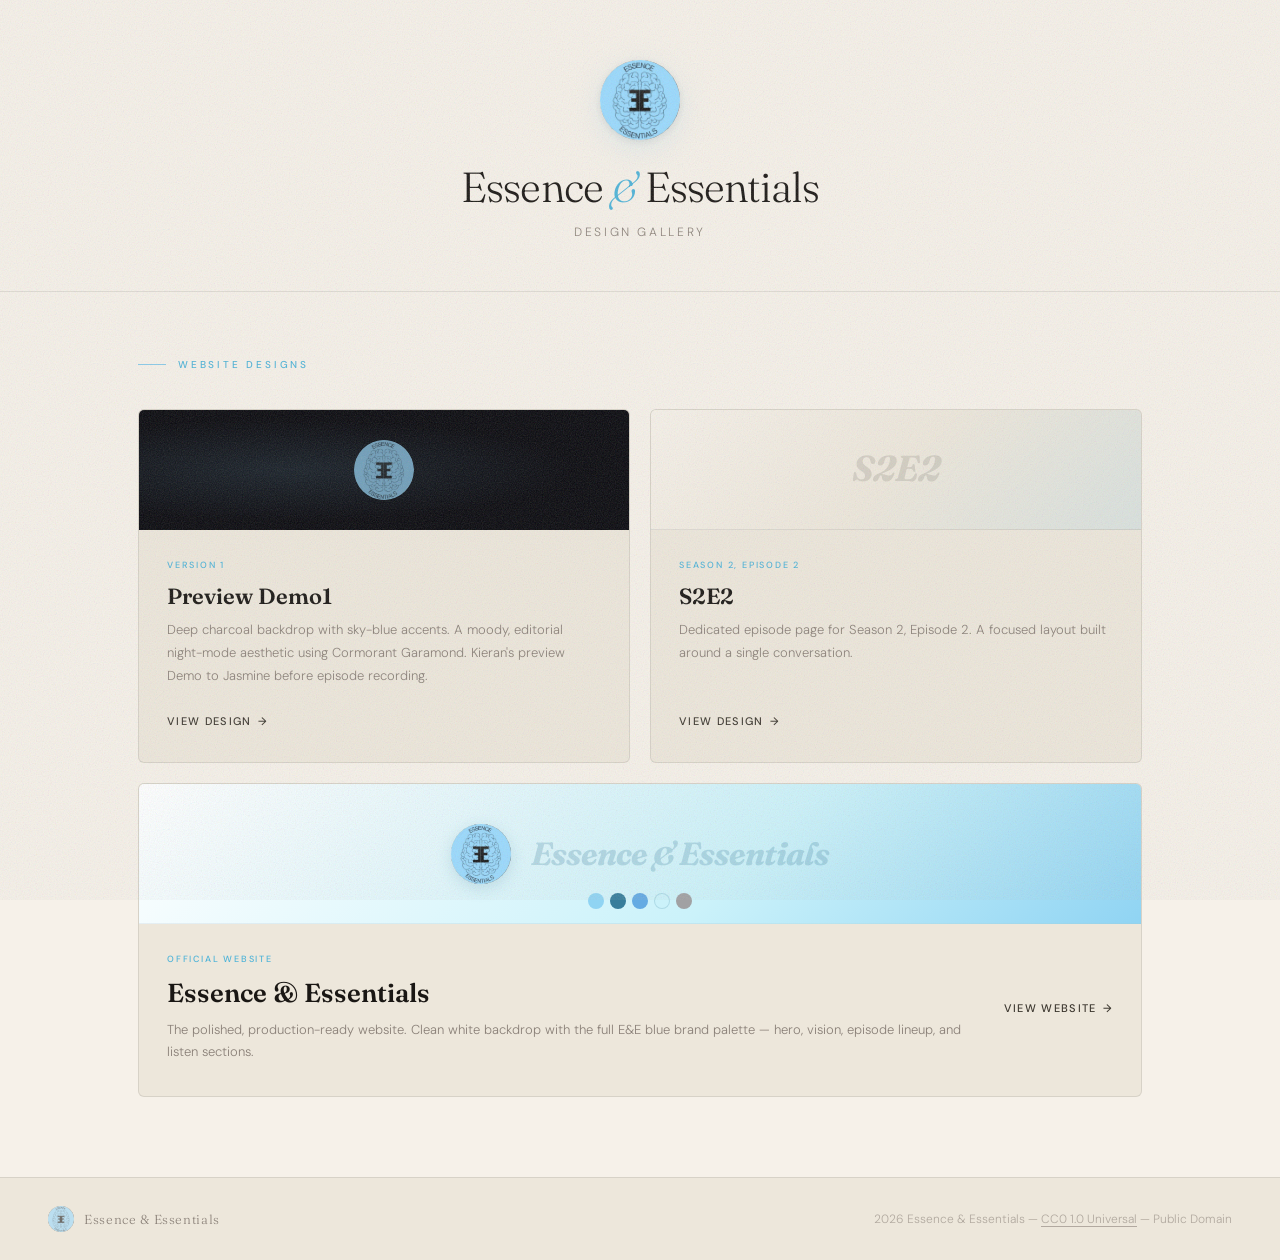
<file: index.html>
<!DOCTYPE html>
<html lang="en">
<head>
  <meta charset="UTF-8" />
  <meta name="viewport" content="width=device-width, initial-scale=1.0" />
  <title>Essence &amp; Essentials — Design Gallery</title>
  <link rel="preconnect" href="https://fonts.googleapis.com" />
  <link href="https://fonts.googleapis.com/css2?family=Fraunces:ital,opsz,wght@0,9..144,300;0,9..144,400;0,9..144,600;1,9..144,300&family=DM+Sans:opsz,wght@9..40,300;9..40,400;9..40,500&display=swap" rel="stylesheet" />
  <style>
    :root {
      --cream:     #F6F1E9;
      --parchment: #EDE7DB;
      --ink:       #1A1714;
      --ink-mid:   #3D3830;
      --sky:       #89C9E8;
      --sky-mid:   #4EB3D8;
      --sky-pale:  rgba(137,201,232,0.12);
      --muted:     #8A8078;
      --border:    rgba(26,23,20,0.1);
    }

    *, *::before, *::after { box-sizing: border-box; margin: 0; padding: 0; }
    html { scroll-behavior: smooth; }

    body {
      background: var(--cream);
      color: var(--ink);
      font-family: 'DM Sans', sans-serif;
      font-weight: 300;
      line-height: 1.7;
      min-height: 100vh;
      display: flex;
      flex-direction: column;
    }

    /* Grain */
    body::after {
      content: '';
      position: fixed;
      inset: 0;
      pointer-events: none;
      z-index: 9999;
      opacity: 0.18;
      background-image: url("data:image/svg+xml,%3Csvg xmlns='http://www.w3.org/2000/svg' width='300' height='300'%3E%3Cfilter id='n'%3E%3CfeTurbulence type='fractalNoise' baseFrequency='0.85' numOctaves='4' stitchTiles='stitch'/%3E%3C/filter%3E%3Crect width='300' height='300' filter='url(%23n)' opacity='1'/%3E%3C/svg%3E");
    }

    @keyframes fadeUp {
      from { opacity: 0; transform: translateY(20px); }
      to   { opacity: 1; transform: translateY(0); }
    }
    .anim { animation: fadeUp 0.8s cubic-bezier(0.22,1,0.36,1) both; }
    .d1   { animation-delay: 0.1s; }
    .d2   { animation-delay: 0.2s; }
    .d3   { animation-delay: 0.28s; }
    .d4   { animation-delay: 0.38s; }
    .d5   { animation-delay: 0.48s; }

    /* ── Header ── */
    header {
      padding: 60px 48px 48px;
      display: flex;
      flex-direction: column;
      align-items: center;
      text-align: center;
      border-bottom: 1px solid var(--border);
    }

    .logo-wrap {
      position: relative;
      margin-bottom: 24px;
    }
    .logo-wrap img {
      width: 80px; height: 80px;
      border-radius: 50%;
      display: block;
      box-shadow: 0 8px 32px rgba(137,201,232,0.22), 0 2px 8px rgba(26,23,20,0.1);
    }

    .site-title {
      font-family: 'Fraunces', serif;
      font-size: clamp(28px, 4vw, 42px);
      font-weight: 300;
      letter-spacing: -0.02em;
      color: var(--ink);
      line-height: 1.1;
    }
    .site-title em {
      font-style: italic;
      color: var(--sky-mid);
    }

    .site-subtitle {
      font-size: 12px;
      letter-spacing: 0.22em;
      text-transform: uppercase;
      color: var(--muted);
      margin-top: 12px;
    }

    /* ── Main ── */
    main {
      flex: 1;
      padding: 64px 48px 80px;
      max-width: 1100px;
      margin: 0 auto;
      width: 100%;
    }

    .gallery-label {
      font-size: 10px;
      letter-spacing: 0.28em;
      text-transform: uppercase;
      color: var(--sky-mid);
      font-weight: 500;
      display: flex;
      align-items: center;
      gap: 12px;
      margin-bottom: 36px;
    }
    .gallery-label::before {
      content: '';
      display: block;
      width: 28px; height: 1px;
      background: var(--sky);
    }

    /* ── Cards ── */
    .gallery {
      display: grid;
      grid-template-columns: repeat(2, 1fr);
      gap: 20px;
    }

    .card {
      background: var(--parchment);
      border: 1px solid var(--border);
      border-radius: 6px;
      overflow: hidden;
      text-decoration: none;
      color: inherit;
      display: flex;
      flex-direction: column;
      transition: transform 0.3s cubic-bezier(0.22,1,0.36,1),
                  box-shadow 0.3s ease;
    }
    .card:hover {
      transform: translateY(-4px);
      box-shadow: 0 20px 48px rgba(26,23,20,0.09), 0 4px 16px rgba(137,201,232,0.1);
    }
    .card:focus-visible {
      outline: 2px solid var(--sky);
      outline-offset: 3px;
    }
    .card:hover .card-bar { transform: scaleX(1); }
    .card:hover .card-arrow { transform: translateX(3px); }

    /* Colour swatch preview at top */
    .card-preview {
      height: 120px;
      position: relative;
      overflow: hidden;
      flex-shrink: 0;
    }

    /* Arrow */
    .card-arrow {
      display: inline-block;
      transition: transform 0.2s ease;
      font-style: normal;
    }

    /* Accent bar on hover */
    .card-bar {
      position: absolute;
      bottom: 0; left: 0; right: 0;
      height: 3px;
      background: linear-gradient(to right, var(--sky), var(--sky-mid));
      transform: scaleX(0);
      transform-origin: left;
      transition: transform 0.4s cubic-bezier(0.22,1,0.36,1);
    }

    .card-body {
      padding: 28px 28px 32px;
      display: flex;
      flex-direction: column;
      flex: 1;
    }

    .card-tag {
      font-size: 9px;
      letter-spacing: 0.2em;
      text-transform: uppercase;
      color: var(--sky-mid);
      font-weight: 500;
      margin-bottom: 10px;
    }

    .card-title {
      font-family: 'Fraunces', serif;
      font-size: 22px;
      font-weight: 600;
      line-height: 1.2;
      color: var(--ink);
      margin-bottom: 10px;
    }

    .card-desc {
      font-size: 13px;
      color: var(--muted);
      line-height: 1.75;
      flex: 1;
      margin-bottom: 24px;
    }

    .card-link {
      font-size: 11px;
      font-weight: 500;
      letter-spacing: 0.12em;
      text-transform: uppercase;
      color: var(--ink-mid);
      display: flex;
      align-items: center;
      gap: 6px;
    }

    /* ── Individual card colour treatments ── */

    /* Demo 1: dark */
    .preview-demo1 {
      background: #08080D;
    }
    .preview-demo1-logo {
      position: absolute;
      inset: 0;
      display: flex;
      align-items: center;
      justify-content: center;
    }
    .preview-demo1-logo img {
      width: 60px; height: 60px;
      border-radius: 50%;
      opacity: 0.7;
    }
    .preview-demo1::after {
      content: '';
      position: absolute;
      inset: 0;
      background: radial-gradient(ellipse at 30% 50%, rgba(137,201,232,0.12), transparent 60%);
    }

    /* Demo 2: warm cream */
    .preview-demo2 {
      background: #F6F1E9;
      border-bottom: 1px solid var(--border);
    }
    .preview-demo2-inner {
      position: absolute;
      inset: 0;
      display: flex;
      align-items: center;
      justify-content: center;
      gap: 12px;
    }
    .preview-demo2-inner img {
      width: 60px; height: 60px;
      border-radius: 50%;
    }
    .preview-swatch {
      display: flex;
      gap: 6px;
      position: absolute;
      bottom: 14px;
      left: 50%;
      transform: translateX(-50%);
    }
    .swatch {
      width: 16px; height: 16px;
      border-radius: 50%;
    }

    /* S2E2 */
    .preview-s2e2 {
      background: linear-gradient(135deg, #F6F1E9 0%, #EDE7DB 50%, rgba(137,201,232,0.2) 100%);
      border-bottom: 1px solid var(--border);
    }
    .preview-s2e2-inner {
      position: absolute;
      inset: 0;
      display: flex;
      align-items: center;
      justify-content: center;
    }
    .s2e2-label {
      font-family: 'Fraunces', serif;
      font-size: 36px;
      font-weight: 700;
      letter-spacing: -0.03em;
      color: rgba(26,23,20,0.12);
      font-style: italic;
    }

    /* E&E: official website */
    .preview-ee {
      background: linear-gradient(135deg, #ffffff 0%, #cbf2fa 60%, #90d4f3 100%);
      border-bottom: 1px solid rgba(55,125,155,0.12);
    }
    .preview-ee-inner {
      position: absolute;
      inset: 0;
      display: flex;
      align-items: center;
      justify-content: center;
      gap: 20px;
    }
    .preview-ee-inner img {
      width: 60px; height: 60px;
      border-radius: 50%;
      box-shadow: 0 4px 16px rgba(55,125,155,0.2);
    }
    .preview-ee-label {
      font-family: 'Fraunces', serif;
      font-size: 32px;
      font-weight: 700;
      letter-spacing: -0.03em;
      font-style: italic;
      color: rgba(55,125,155,0.25);
    }
    .preview-ee-swatches {
      position: absolute;
      bottom: 14px;
      left: 50%;
      transform: translateX(-50%);
      display: flex;
      gap: 6px;
    }

    /* Full-width card variant */
    .card-full {
      grid-column: 1 / -1;
    }
    .card-full .card-preview {
      height: 140px;
    }
    .card-full .card-body {
      flex-direction: row;
      align-items: center;
      gap: 40px;
    }
    .card-full .card-body-text {
      flex: 1;
    }
    .card-full .card-title { font-size: 26px; }
    .card-full .card-desc  { margin-bottom: 0; }
    .card-full .card-link  { flex-shrink: 0; }

    /* ── Footer ── */
    footer {
      border-top: 1px solid var(--border);
      padding: 28px 48px;
      display: flex;
      align-items: center;
      justify-content: space-between;
      flex-wrap: wrap;
      gap: 12px;
      background: var(--parchment);
    }
    .footer-brand {
      display: flex;
      align-items: center;
      gap: 10px;
    }
    .footer-brand img {
      width: 26px; height: 26px;
      border-radius: 50%;
      opacity: 0.6;
    }
    .footer-brand-name {
      font-family: 'Fraunces', serif;
      font-size: 13px;
      letter-spacing: 0.05em;
      color: var(--muted);
    }
    .footer-copy {
      font-size: 12px;
      color: var(--muted);
      opacity: 0.6;
    }

    /* ── Responsive ── */
    @media (max-width: 860px) {
      header  { padding: 48px 24px 36px; }
      main    { padding: 48px 24px 64px; }
      .gallery { grid-template-columns: 1fr; }
      footer  { padding: 24px; flex-direction: column; align-items: flex-start; }
    }
    @media (max-width: 560px) {
      .gallery { grid-template-columns: 1fr; }
    }
  </style>
</head>
<body>

  <!-- ── Header ── -->
  <header>
    <div class="logo-wrap anim">
      <img src="Demo1/brandassets/logo.png" alt="Essence &amp; Essentials logo" />
    </div>
    <h1 class="site-title anim d1">
      Essence <em>&amp;</em> Essentials
    </h1>
    <p class="site-subtitle anim d2">Design Gallery</p>
  </header>


  <!-- ── Main ── -->
  <main>
    <p class="gallery-label anim d3">Website Designs</p>

    <div class="gallery">

      <!-- Demo 1 -->
      <a href="Demo1/index.html" class="card anim d3" aria-label="View Demo 1 — Dark Edition">
        <div class="card-preview preview-demo1">
          <div class="preview-demo1-logo">
            <img src="Demo1/brandassets/logo.png" alt="" aria-hidden="true" />
          </div>
          <div class="card-bar" aria-hidden="true"></div>
        </div>
        <div class="card-body">
          <p class="card-tag">Version 1</p>
          <h2 class="card-title">Preview Demo1</h2>
          <p class="card-desc">Deep charcoal backdrop with sky-blue accents. A moody, editorial night-mode aesthetic using Cormorant Garamond. Kieran's preview Demo to Jasmine before episode recording.</p>
          <span class="card-link">
            View Design <span class="card-arrow" aria-hidden="true">→</span>
          </span>
        </div>
      </a>

      <!-- S2E2 -->
      <a href="S2E2/src/index.html" class="card anim d4" aria-label="View S2E2 — Season 2, Episode 2">
        <div class="card-preview preview-s2e2">
          <div class="preview-s2e2-inner">
            <span class="s2e2-label" aria-hidden="true">S2E2</span>
          </div>
          <div class="card-bar" aria-hidden="true"></div>
        </div>
        <div class="card-body">
          <p class="card-tag">Season 2, Episode 2</p>
          <h2 class="card-title">S2E2</h2>
          <p class="card-desc">Dedicated episode page for Season 2, Episode 2. A focused layout built around a single conversation.</p>
          <span class="card-link">
            View Design <span class="card-arrow" aria-hidden="true">→</span>
          </span>
        </div>
      </a>

      <!-- E&E Official Website -->
      <a href="E&E/src/index.html" class="card card-full anim d5" aria-label="View E&amp;E — Official Website">
        <div class="card-preview preview-ee">
          <div class="preview-ee-inner">
            <img src="E&E/brandassets/logo.png" alt="" aria-hidden="true" />
            <span class="preview-ee-label" aria-hidden="true">Essence &amp; Essentials</span>
          </div>
          <div class="preview-ee-swatches" aria-hidden="true">
            <span class="swatch" style="background:#90d4f3;"></span>
            <span class="swatch" style="background:#377d9b;"></span>
            <span class="swatch" style="background:#64abe3;"></span>
            <span class="swatch" style="background:#cbf2fa;border:1px solid rgba(55,125,155,0.2);"></span>
            <span class="swatch" style="background:#a1a1a3;"></span>
          </div>
          <div class="card-bar" aria-hidden="true"></div>
        </div>
        <div class="card-body">
          <div class="card-body-text">
            <p class="card-tag">Official Website</p>
            <h2 class="card-title">Essence &amp; Essentials</h2>
            <p class="card-desc">The polished, production-ready website. Clean white backdrop with the full E&amp;E blue brand palette — hero, vision, episode lineup, and listen sections.</p>
          </div>
          <span class="card-link">
            View Website <span class="card-arrow" aria-hidden="true">→</span>
          </span>
        </div>
      </a>

    </div>
  </main>


  <!-- ── Footer ── -->
  <footer>
    <div class="footer-brand">
      <img src="Demo1/brandassets/logo.png" alt="Essence &amp; Essentials" />
      <span class="footer-brand-name">Essence &amp; Essentials</span>
    </div>
    <span class="footer-copy">2026 Essence &amp; Essentials &mdash; <a href="https://creativecommons.org/publicdomain/zero/1.0/" target="_blank" rel="noopener" style="color:inherit;text-decoration:underline;text-underline-offset:3px;">CC0 1.0 Universal</a> &mdash; Public Domain</span>
  </footer>

</body>
</html>
</file>
